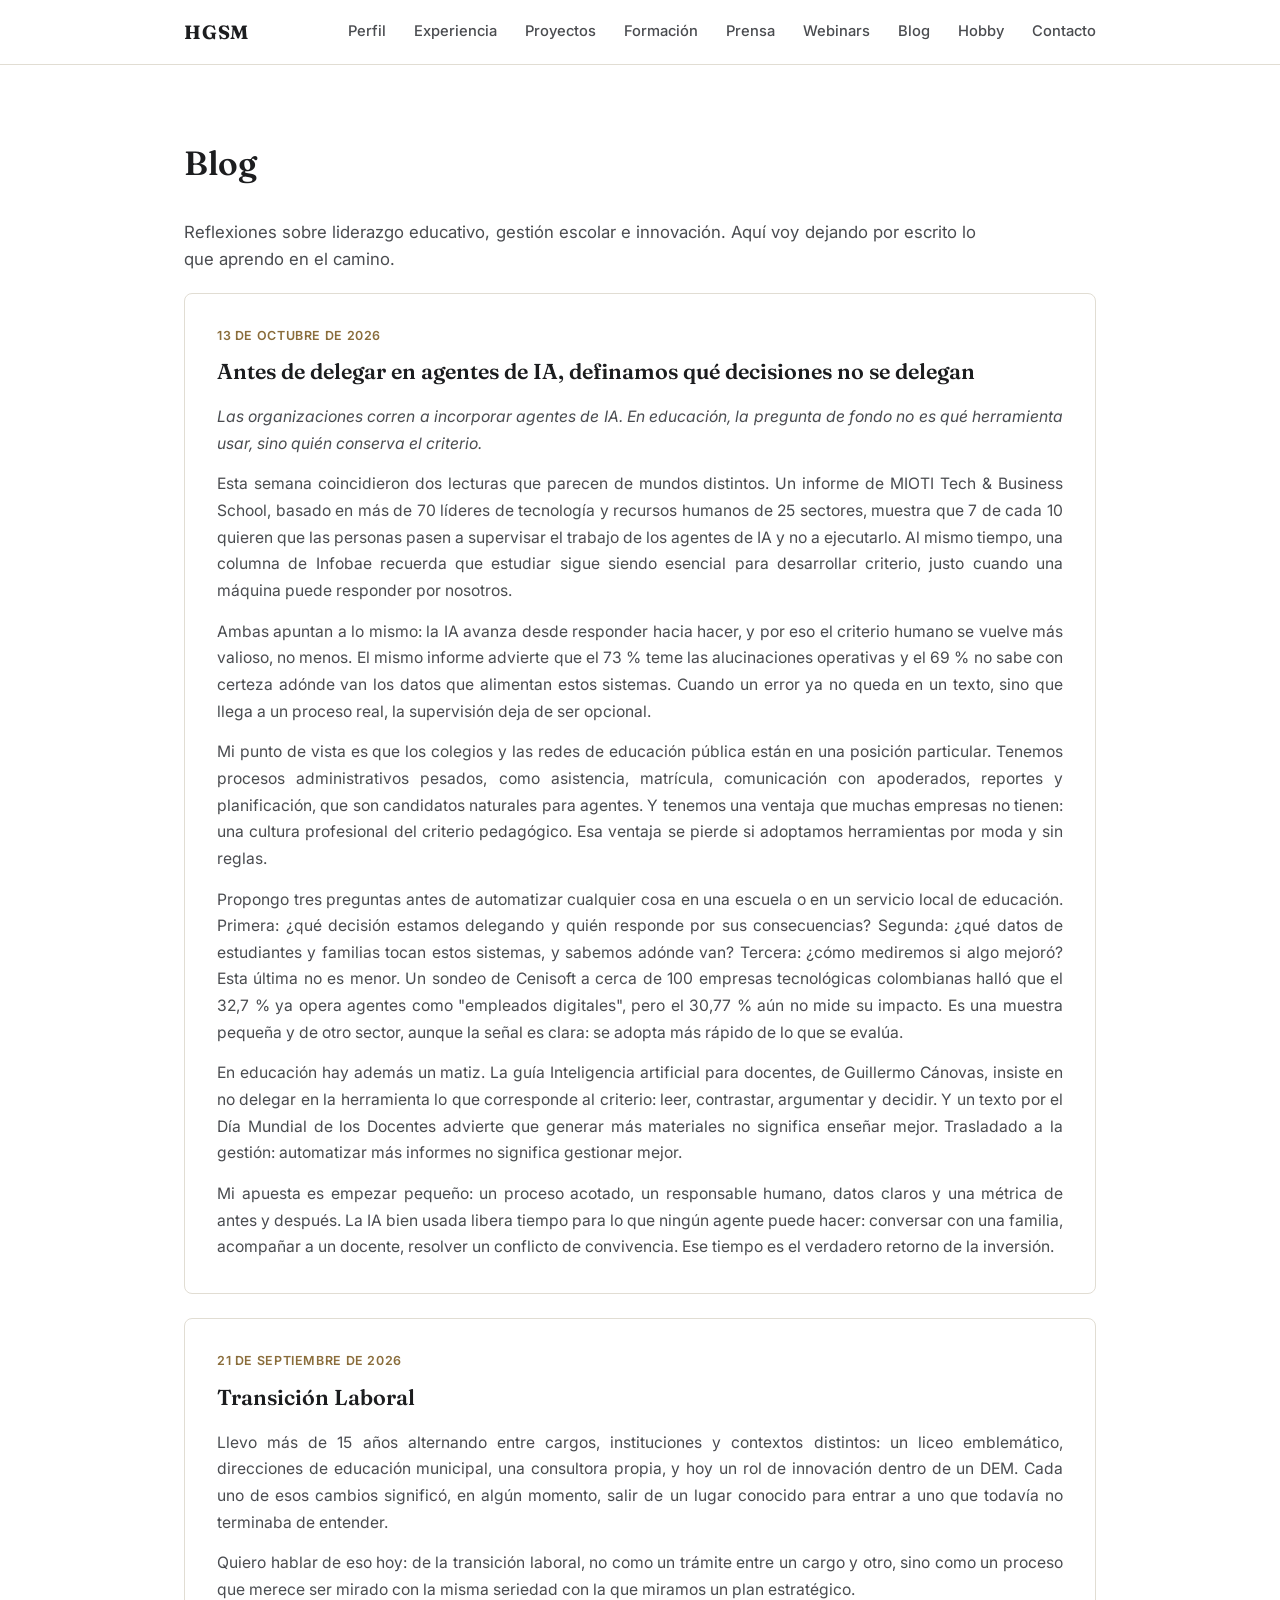
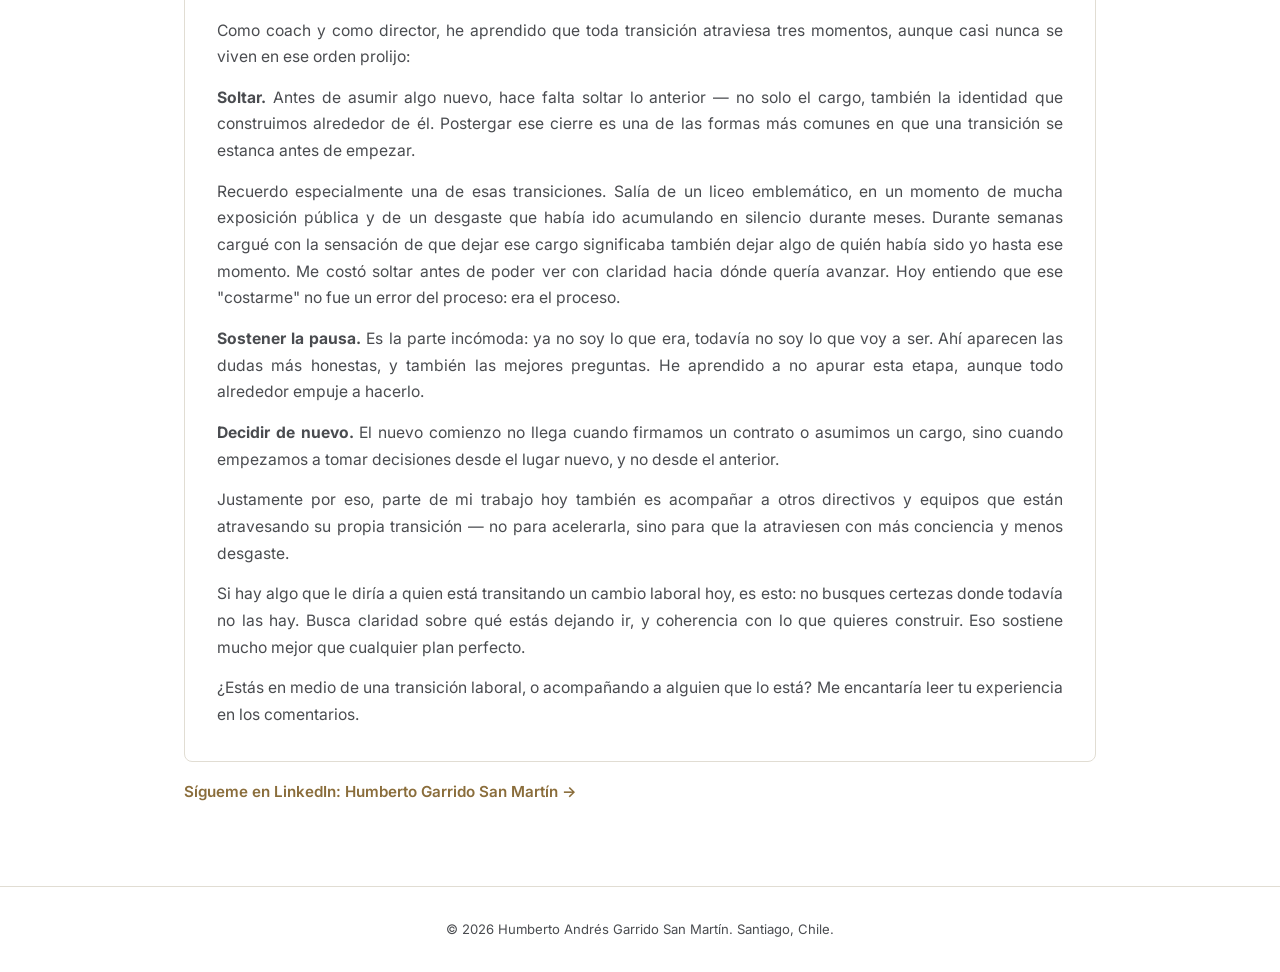
<file: blog.html>
<!DOCTYPE html>
<html lang="es">
<head>
<meta charset="UTF-8">
<meta name="viewport" content="width=device-width, initial-scale=1.0">
<title>Blog · Humberto Garrido San Martín</title>
<meta name="description" content="Reflexiones sobre liderazgo educativo, gestión escolar e innovación, por Humberto Andrés Garrido San Martín.">
<meta property="og:type" content="article">
<meta property="og:title" content="Blog · Humberto Garrido San Martín">
<meta property="og:description" content="Reflexiones sobre liderazgo educativo, gestión escolar e innovación.">
<meta property="og:url" content="https://www.humbertogarridosanmartin.cl/blog.html">
<meta property="og:image" content="https://www.humbertogarridosanmartin.cl/images/humberto-garrido.jpg">
<meta name="twitter:card" content="summary_large_image">
<link rel="preconnect" href="https://fonts.googleapis.com">
<link rel="preconnect" href="https://fonts.gstatic.com" crossorigin>
<link href="https://fonts.googleapis.com/css2?family=Fraunces:opsz,wght@9..144,400;9..144,600;9..144,700&family=Inter:wght@400;500;600;700&display=swap" rel="stylesheet">
<link rel="stylesheet" href="css/style.css">
</head>
<body>

<header class="site-header" id="top">
  <div class="container header-inner">
    <a href="index.html#top" class="brand">HGSM</a>
    <nav class="nav" id="nav">
      <a href="index.html#perfil">Perfil</a>
      <a href="index.html#experiencia">Experiencia</a>
      <a href="index.html#proyectos">Proyectos</a>
      <a href="index.html#formacion">Formación</a>
      <a href="index.html#prensa">Prensa</a>
      <a href="index.html#webinars">Webinars</a>
      <a href="blog.html">Blog</a>
      <a href="index.html#hobby">Hobby</a>
      <a href="index.html#contacto">Contacto</a>
    </nav>
    <button class="nav-toggle" id="navToggle" aria-label="Abrir menú">
      <span></span><span></span><span></span>
    </button>
  </div>
</header>

<main>
  <section class="section">
    <div class="container">
      <h2 class="section-title">Blog</h2>
      <p class="lead">Reflexiones sobre liderazgo educativo, gestión escolar e innovación. Aquí voy dejando por escrito lo que aprendo en el camino.</p>

      <div class="blog-posts">

        <article class="blog-post">
          <span class="blog-date">13 de octubre de 2026</span>
          <h3>Antes de delegar en agentes de IA, definamos qué decisiones no se delegan</h3>
          <p><em>Las organizaciones corren a incorporar agentes de IA. En educación, la pregunta de fondo no es qué herramienta usar, sino quién conserva el criterio.</em></p>
          <p>Esta semana coincidieron dos lecturas que parecen de mundos distintos. Un informe de MIOTI Tech &amp; Business School, basado en más de 70 líderes de tecnología y recursos humanos de 25 sectores, muestra que 7 de cada 10 quieren que las personas pasen a supervisar el trabajo de los agentes de IA y no a ejecutarlo. Al mismo tiempo, una columna de Infobae recuerda que estudiar sigue siendo esencial para desarrollar criterio, justo cuando una máquina puede responder por nosotros.</p>
          <p>Ambas apuntan a lo mismo: la IA avanza desde responder hacia hacer, y por eso el criterio humano se vuelve más valioso, no menos. El mismo informe advierte que el 73 % teme las alucinaciones operativas y el 69 % no sabe con certeza adónde van los datos que alimentan estos sistemas. Cuando un error ya no queda en un texto, sino que llega a un proceso real, la supervisión deja de ser opcional.</p>
          <p>Mi punto de vista es que los colegios y las redes de educación pública están en una posición particular. Tenemos procesos administrativos pesados, como asistencia, matrícula, comunicación con apoderados, reportes y planificación, que son candidatos naturales para agentes. Y tenemos una ventaja que muchas empresas no tienen: una cultura profesional del criterio pedagógico. Esa ventaja se pierde si adoptamos herramientas por moda y sin reglas.</p>
          <p>Propongo tres preguntas antes de automatizar cualquier cosa en una escuela o en un servicio local de educación. Primera: ¿qué decisión estamos delegando y quién responde por sus consecuencias? Segunda: ¿qué datos de estudiantes y familias tocan estos sistemas, y sabemos adónde van? Tercera: ¿cómo mediremos si algo mejoró? Esta última no es menor. Un sondeo de Cenisoft a cerca de 100 empresas tecnológicas colombianas halló que el 32,7 % ya opera agentes como "empleados digitales", pero el 30,77 % aún no mide su impacto. Es una muestra pequeña y de otro sector, aunque la señal es clara: se adopta más rápido de lo que se evalúa.</p>
          <p>En educación hay además un matiz. La guía Inteligencia artificial para docentes, de Guillermo Cánovas, insiste en no delegar en la herramienta lo que corresponde al criterio: leer, contrastar, argumentar y decidir. Y un texto por el Día Mundial de los Docentes advierte que generar más materiales no significa enseñar mejor. Trasladado a la gestión: automatizar más informes no significa gestionar mejor.</p>
          <p>Mi apuesta es empezar pequeño: un proceso acotado, un responsable humano, datos claros y una métrica de antes y después. La IA bien usada libera tiempo para lo que ningún agente puede hacer: conversar con una familia, acompañar a un docente, resolver un conflicto de convivencia. Ese tiempo es el verdadero retorno de la inversión.</p>
        </article>

        <article class="blog-post">
          <span class="blog-date">21 de septiembre de 2026</span>
          <h3>Transición Laboral</h3>
          <p>Llevo más de 15 años alternando entre cargos, instituciones y contextos distintos: un liceo emblemático, direcciones de educación municipal, una consultora propia, y hoy un rol de innovación dentro de un DEM. Cada uno de esos cambios significó, en algún momento, salir de un lugar conocido para entrar a uno que todavía no terminaba de entender.</p>
          <p>Quiero hablar de eso hoy: de la transición laboral, no como un trámite entre un cargo y otro, sino como un proceso que merece ser mirado con la misma seriedad con la que miramos un plan estratégico.</p>
          <p>Como coach y como director, he aprendido que toda transición atraviesa tres momentos, aunque casi nunca se viven en ese orden prolijo:</p>
          <p><strong>Soltar.</strong> Antes de asumir algo nuevo, hace falta soltar lo anterior — no solo el cargo, también la identidad que construimos alrededor de él. Postergar ese cierre es una de las formas más comunes en que una transición se estanca antes de empezar.</p>
          <p>Recuerdo especialmente una de esas transiciones. Salía de un liceo emblemático, en un momento de mucha exposición pública y de un desgaste que había ido acumulando en silencio durante meses. Durante semanas cargué con la sensación de que dejar ese cargo significaba también dejar algo de quién había sido yo hasta ese momento. Me costó soltar antes de poder ver con claridad hacia dónde quería avanzar. Hoy entiendo que ese "costarme" no fue un error del proceso: era el proceso.</p>
          <p><strong>Sostener la pausa.</strong> Es la parte incómoda: ya no soy lo que era, todavía no soy lo que voy a ser. Ahí aparecen las dudas más honestas, y también las mejores preguntas. He aprendido a no apurar esta etapa, aunque todo alrededor empuje a hacerlo.</p>
          <p><strong>Decidir de nuevo.</strong> El nuevo comienzo no llega cuando firmamos un contrato o asumimos un cargo, sino cuando empezamos a tomar decisiones desde el lugar nuevo, y no desde el anterior.</p>
          <p>Justamente por eso, parte de mi trabajo hoy también es acompañar a otros directivos y equipos que están atravesando su propia transición — no para acelerarla, sino para que la atraviesen con más conciencia y menos desgaste.</p>
          <p>Si hay algo que le diría a quien está transitando un cambio laboral hoy, es esto: no busques certezas donde todavía no las hay. Busca claridad sobre qué estás dejando ir, y coherencia con lo que quieres construir. Eso sostiene mucho mejor que cualquier plan perfecto.</p>
          <p>¿Estás en medio de una transición laboral, o acompañando a alguien que lo está? Me encantaría leer tu experiencia en los comentarios.</p>
        </article>

        <!--
          Para agregar una entrada nueva, copiar este bloque de <article> completo
          y pegarlo ARRIBA de este comentario (para que la más reciente quede primero):

          <article class="blog-post">
            <span class="blog-date">Fecha</span>
            <h3>Título del artículo</h3>
            <p>Contenido del artículo, párrafo por párrafo.</p>
          </article>
        -->

      </div>

      <a href="https://www.linkedin.com/in/humberto-garrido-san-mart%C3%ADn-1868885a/" target="_blank" rel="noopener" class="btn btn-text">Sígueme en LinkedIn: Humberto Garrido San Martín →</a>
    </div>
  </section>
</main>

<footer class="site-footer">
  <div class="container">
    <p>© <span id="year"></span> Humberto Andrés Garrido San Martín. Santiago, Chile.</p>
  </div>
</footer>

<script src="js/main.js"></script>
</body>
</html>
</file>
<file: css/style.css>
:root {
  --bg: #ffffff;
  --bg-alt: #f6f6f4;
  --ink: #1c1d1f;
  --ink-soft: #4a4c50;
  --accent: #8a6d3b;
  --accent-ink: #ffffff;
  --line: #e1ddd3;
  --card-bg: #ffffff;
  --font-serif: 'Fraunces', Georgia, serif;
  --font-sans: 'Inter', -apple-system, BlinkMacSystemFont, sans-serif;
  --max-width: 960px;
}

* { box-sizing: border-box; }

html { scroll-behavior: smooth; }

body {
  margin: 0;
  background: var(--bg);
  color: var(--ink);
  font-family: var(--font-sans);
  line-height: 1.6;
  -webkit-font-smoothing: antialiased;
}

.container {
  max-width: var(--max-width);
  margin: 0 auto;
  padding: 0 24px;
}

h1, h2, h3, h4 {
  font-family: var(--font-serif);
  font-weight: 600;
  margin: 0 0 12px;
  color: var(--ink);
}

a { color: inherit; }

/* Header */
.site-header {
  position: sticky;
  top: 0;
  z-index: 50;
  background: rgba(255, 255, 255, 0.9);
  backdrop-filter: blur(8px);
  border-bottom: 1px solid var(--line);
}

.header-inner {
  display: flex;
  align-items: center;
  justify-content: space-between;
  height: 64px;
}

.brand {
  font-family: var(--font-serif);
  font-weight: 700;
  font-size: 1.2rem;
  text-decoration: none;
  letter-spacing: 0.04em;
}

.nav {
  display: flex;
  gap: 28px;
}

.nav a {
  text-decoration: none;
  font-size: 0.92rem;
  font-weight: 500;
  color: var(--ink-soft);
  transition: color 0.2s;
}

.nav a:hover { color: var(--accent); }

.nav-toggle {
  display: none;
  flex-direction: column;
  gap: 5px;
  background: none;
  border: none;
  cursor: pointer;
  padding: 8px;
}

.nav-toggle span {
  width: 22px;
  height: 2px;
  background: var(--ink);
}

/* Hero */
.hero {
  padding: 96px 0 72px;
  text-align: center;
}

.hero-avatar {
  width: 148px;
  height: 148px;
  border-radius: 50%;
  object-fit: cover;
  object-position: 55% 25%;
  border: 4px solid var(--card-bg);
  box-shadow: 0 4px 18px rgba(0, 0, 0, 0.12);
  margin: 0 auto 28px;
  display: block;
}

.eyebrow {
  text-transform: uppercase;
  letter-spacing: 0.12em;
  font-size: 0.8rem;
  font-weight: 600;
  color: var(--accent);
  margin-bottom: 16px;
}

.hero h1 {
  font-size: clamp(2.2rem, 5vw, 3.4rem);
  line-height: 1.15;
  margin-bottom: 18px;
}

.hero-role {
  font-size: 1.1rem;
  color: var(--ink-soft);
  margin: 0 0 4px;
}

.hero-location {
  font-size: 0.95rem;
  color: var(--ink-soft);
  opacity: 0.8;
  margin: 0 0 32px;
}

.hero-actions {
  display: flex;
  gap: 14px;
  justify-content: center;
  flex-wrap: wrap;
}

/* Buttons */
.btn {
  display: inline-block;
  padding: 12px 26px;
  border-radius: 4px;
  font-weight: 600;
  font-size: 0.95rem;
  text-decoration: none;
  transition: all 0.2s;
  border: 1px solid transparent;
}

.btn-primary {
  background: var(--ink);
  color: #fff;
}
.btn-primary:hover { background: var(--accent); }

.btn-secondary {
  border-color: var(--ink);
  color: var(--ink);
}
.btn-secondary:hover { background: var(--ink); color: #fff; }

.btn-lg { padding: 14px 32px; font-size: 1.05rem; }

.btn-text {
  background: none;
  border: none;
  color: var(--accent);
  font-weight: 600;
  cursor: pointer;
  font-size: 0.95rem;
  padding: 10px 0;
  margin-top: 8px;
}

/* Sections */
.section { padding: 72px 0; }
.section-alt { background: var(--bg-alt); }

.section-title {
  font-size: clamp(1.6rem, 3vw, 2.1rem);
  margin-bottom: 28px;
}

.subsection-title {
  font-size: 1.3rem;
  margin: 48px 0 20px;
}

.lead {
  font-size: 1.05rem;
  color: var(--ink-soft);
  max-width: 72ch;
  margin-bottom: 20px;
  text-align: justify;
}

/* Stats */
.stats {
  display: grid;
  grid-template-columns: repeat(3, 1fr);
  gap: 24px;
  margin-top: 40px;
}

.stat {
  text-align: center;
  padding: 24px 12px;
  background: var(--card-bg);
  border: 1px solid var(--line);
  border-radius: 8px;
}

.stat-number {
  display: block;
  font-family: var(--font-serif);
  font-size: 2.2rem;
  font-weight: 700;
  color: var(--accent);
}

.stat-label {
  display: block;
  font-size: 0.85rem;
  color: var(--ink-soft);
  margin-top: 6px;
}

/* Timeline */
.timeline {
  border-left: 2px solid var(--line);
  padding-left: 28px;
  display: flex;
  flex-direction: column;
  gap: 36px;
}

.timeline-more { margin-top: 36px; }

.timeline-item { position: relative; }

.timeline-item::before {
  content: '';
  position: absolute;
  left: -34px;
  top: 6px;
  width: 10px;
  height: 10px;
  border-radius: 50%;
  background: var(--accent);
}

.timeline-date {
  font-size: 0.82rem;
  font-weight: 600;
  text-transform: uppercase;
  letter-spacing: 0.06em;
  color: var(--accent);
  margin-bottom: 6px;
}

.timeline-content h3 {
  font-size: 1.15rem;
  margin-bottom: 2px;
}

.timeline-org {
  font-weight: 600;
  color: var(--ink-soft);
  margin: 0 0 10px;
  font-size: 0.95rem;
}

.timeline-content ul {
  margin: 0;
  padding-left: 20px;
}

.timeline-content li {
  margin-bottom: 6px;
  color: var(--ink-soft);
  font-size: 0.95rem;
}

.timeline-content p {
  color: var(--ink-soft);
  font-size: 0.95rem;
  text-align: justify;
}

/* Education */
.grid-2 {
  display: grid;
  grid-template-columns: 1.4fr 1fr;
  gap: 48px;
}

.edu-list {
  list-style: none;
  margin: 0;
  padding: 0;
  display: flex;
  flex-direction: column;
  gap: 18px;
}

.edu-list li {
  display: flex;
  flex-direction: column;
  border-bottom: 1px solid var(--line);
  padding-bottom: 14px;
}

.edu-date {
  font-size: 0.78rem;
  font-weight: 600;
  color: var(--accent);
  text-transform: uppercase;
  letter-spacing: 0.05em;
}

.edu-name {
  font-weight: 600;
  margin-top: 4px;
}

.edu-org {
  font-size: 0.9rem;
  color: var(--ink-soft);
  margin-top: 2px;
}

.side-block h3 {
  font-size: 1.2rem;
  margin-bottom: 16px;
}

.bullet-list {
  padding-left: 20px;
  margin: 0;
  color: var(--ink-soft);
  font-size: 0.95rem;
}

.bullet-list li { margin-bottom: 12px; }

/* Cards */
.cards {
  display: grid;
  grid-template-columns: repeat(4, 1fr);
  gap: 18px;
}

.card {
  background: var(--card-bg);
  border: 1px solid var(--line);
  border-radius: 8px;
  padding: 22px;
}

.card h4 {
  font-size: 1rem;
  margin-bottom: 8px;
}

.card p {
  font-size: 0.88rem;
  color: var(--ink-soft);
  margin: 0;
}

/* Projects */
.projects {
  display: grid;
  grid-template-columns: repeat(2, 1fr);
  gap: 18px;
}

.card-link {
  display: block;
  text-decoration: none;
  transition: border-color 0.2s;
}

.card-link:hover { border-color: var(--accent); }

/* Press */
.press-photo {
  width: 100%;
  max-height: 480px;
  object-fit: cover;
  object-position: center 68%;
  border-radius: 8px;
  margin-bottom: 24px;
  display: block;
}

.press-list {
  display: flex;
  flex-direction: column;
  gap: 14px;
}

.press-item {
  display: flex;
  align-items: baseline;
  gap: 16px;
  background: var(--card-bg);
  border: 1px solid var(--line);
  border-radius: 8px;
  padding: 18px 22px;
  text-decoration: none;
  transition: border-color 0.2s;
}

.press-item:hover { border-color: var(--accent); }

.press-outlet {
  font-size: 0.78rem;
  font-weight: 700;
  text-transform: uppercase;
  letter-spacing: 0.05em;
  color: var(--accent);
  flex-shrink: 0;
  width: 110px;
}

.press-headline {
  font-weight: 500;
  color: var(--ink);
}

/* Video grid */
.video-grid {
  display: grid;
  grid-template-columns: repeat(3, 1fr);
  gap: 20px;
}

.video-card {
  text-decoration: none;
  display: flex;
  flex-direction: column;
}

.video-thumb {
  position: relative;
  display: block;
  border-radius: 8px;
  overflow: hidden;
  background: var(--bg-alt);
  aspect-ratio: 16 / 9;
}

.video-thumb img {
  width: 100%;
  height: 100%;
  object-fit: cover;
  display: block;
  transition: transform 0.2s;
}

.video-card:hover .video-thumb img { transform: scale(1.04); }

.video-play {
  position: absolute;
  inset: 0;
  display: flex;
  align-items: center;
  justify-content: center;
  font-size: 1.1rem;
  color: #fff;
  background: rgba(0, 0, 0, 0.15);
  transition: background 0.2s;
}

.video-play::before {
  content: '';
  position: absolute;
  width: 46px;
  height: 46px;
  border-radius: 50%;
  background: rgba(0, 0, 0, 0.55);
  z-index: -1;
}

.video-card:hover .video-play { background: rgba(0, 0, 0, 0.05); }

.video-duration {
  position: absolute;
  right: 6px;
  bottom: 6px;
  background: rgba(0, 0, 0, 0.75);
  color: #fff;
  font-size: 0.72rem;
  font-weight: 600;
  padding: 2px 6px;
  border-radius: 4px;
}

.video-title {
  margin-top: 10px;
  font-size: 0.92rem;
  font-weight: 500;
  color: var(--ink);
  line-height: 1.4;
}

/* Blog */
.blog-posts {
  display: flex;
  flex-direction: column;
  gap: 24px;
}

.blog-post {
  background: var(--card-bg);
  border: 1px solid var(--line);
  border-radius: 8px;
  padding: 32px;
}

.blog-date {
  font-size: 0.78rem;
  font-weight: 600;
  text-transform: uppercase;
  letter-spacing: 0.05em;
  color: var(--accent);
  margin-bottom: 10px;
  display: block;
}

.blog-post h3 {
  font-size: 1.35rem;
  margin: 0 0 14px;
}

.blog-post p {
  color: var(--ink-soft);
  font-size: 0.98rem;
  line-height: 1.7;
  text-align: justify;
  margin: 0 0 14px;
}

.blog-post p:last-child { margin-bottom: 0; }

.blog-empty {
  text-align: center;
  padding: 56px 24px;
  border: 1px dashed var(--line);
  border-radius: 8px;
  color: var(--ink-soft);
}

/* Hobby */
.route-tags {
  display: flex;
  flex-wrap: wrap;
  gap: 10px;
  margin-top: 8px;
}

.route-tag {
  background: var(--card-bg);
  border: 1px solid var(--line);
  color: var(--ink-soft);
  font-size: 0.85rem;
  font-weight: 500;
  padding: 8px 16px;
  border-radius: 999px;
}

.hobby-gallery {
  column-count: 3;
  column-gap: 16px;
  margin-top: 32px;
}

.hobby-gallery img {
  width: 100%;
  border-radius: 8px;
  display: block;
  margin-bottom: 16px;
  break-inside: avoid;
}

/* Contact */
.contact-section { text-align: center; }
.contact-inner { display: flex; flex-direction: column; align-items: center; }

.social-links {
  display: flex;
  gap: 24px;
  margin-top: 28px;
}

.social-links a {
  text-decoration: none;
  font-weight: 600;
  font-size: 0.92rem;
  color: var(--ink-soft);
}

.social-links a:hover { color: var(--accent); }

/* Footer */
.site-footer {
  padding: 32px 0;
  text-align: center;
  border-top: 1px solid var(--line);
}

.site-footer p {
  font-size: 0.82rem;
  color: var(--ink-soft);
  margin: 0;
}

/* Responsive */
@media (max-width: 720px) {
  .nav { display: none; }
  .nav-toggle { display: flex; }
  .nav.open {
    display: flex;
    flex-direction: column;
    position: absolute;
    top: 64px;
    left: 0;
    right: 0;
    background: var(--bg);
    padding: 16px 24px;
    border-bottom: 1px solid var(--line);
    gap: 16px;
  }
  .grid-2 { grid-template-columns: 1fr; gap: 32px; }
  .cards { grid-template-columns: 1fr 1fr; }
  .projects { grid-template-columns: 1fr; }
  .stats { grid-template-columns: 1fr; }
  .press-item { flex-direction: column; gap: 4px; }
  .press-outlet { width: auto; }
  .video-grid { grid-template-columns: 1fr 1fr; gap: 14px; }
  .hobby-gallery { column-count: 2; }
}

@media (max-width: 480px) {
  .video-grid { grid-template-columns: 1fr; }
  .hobby-gallery { column-count: 1; }
}

@media (max-width: 480px) {
  .cards { grid-template-columns: 1fr; }
}
</file>
